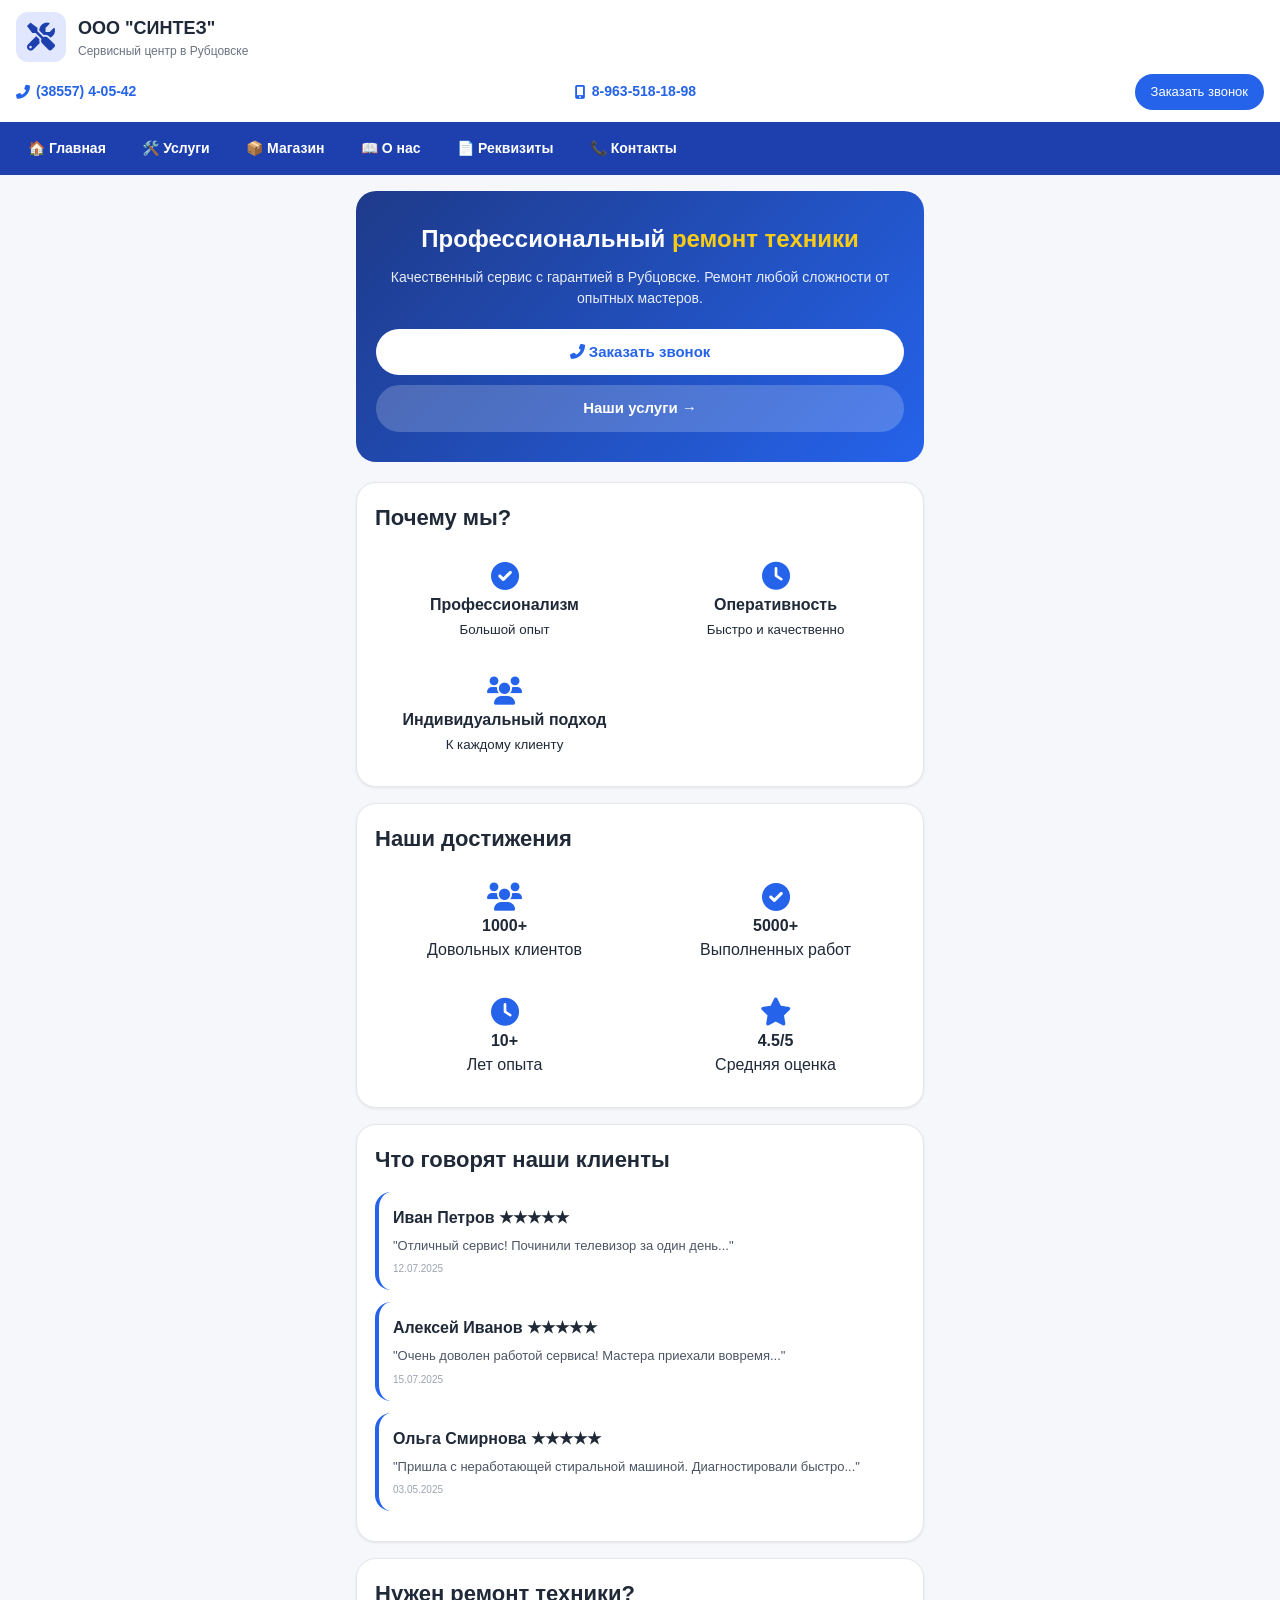
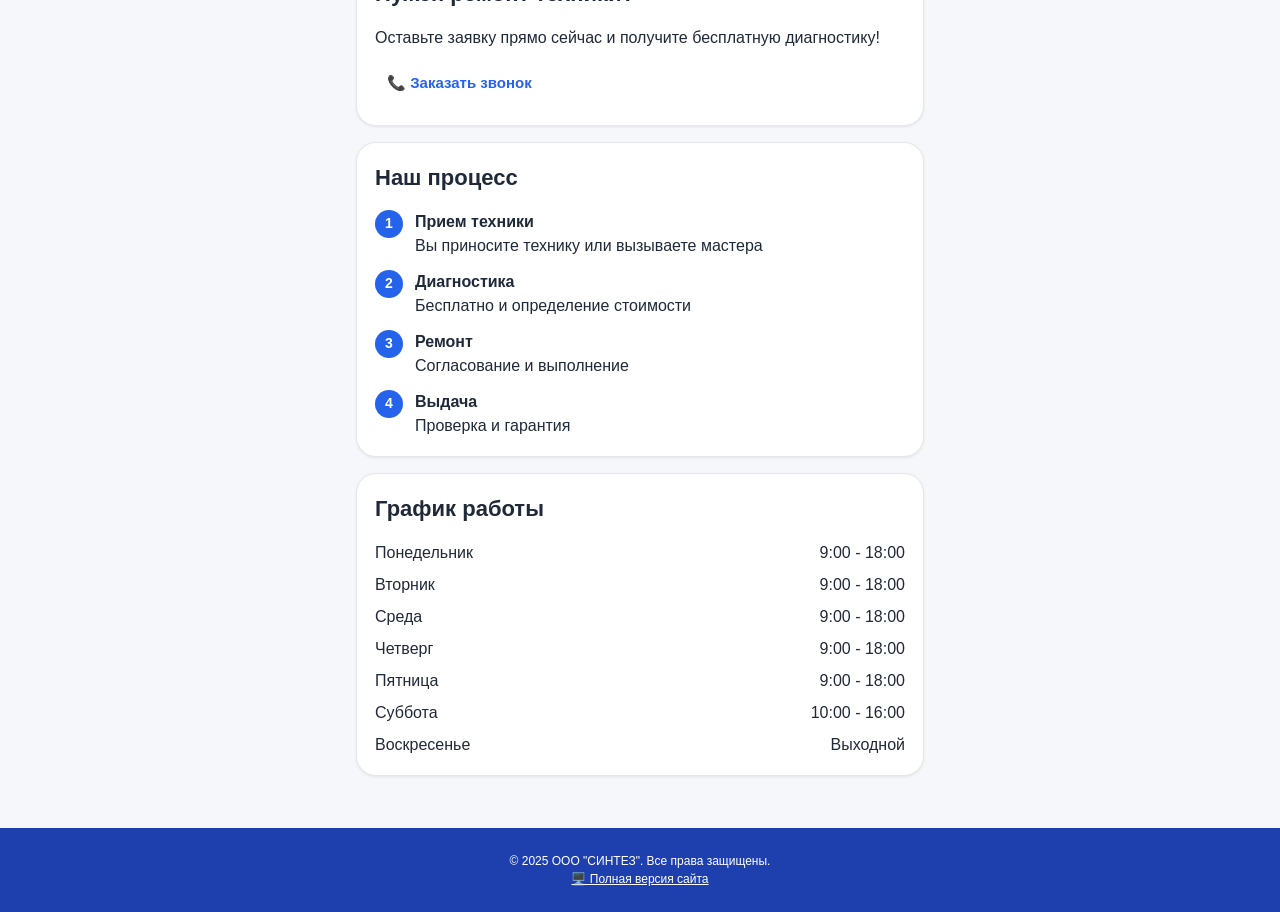
<file: mobile.html>
<!DOCTYPE html>
<html lang="ru">
<head>
    <meta charset="UTF-8">
    <meta name="viewport" content="width=device-width, initial-scale=1.0, maximum-scale=1.0, user-scalable=yes">
    <title>ООО "СИНТЕЗ" — мобильная версия</title>
    <link rel="stylesheet" href="https://cdnjs.cloudflare.com/ajax/libs/font-awesome/6.0.0/css/all.min.css">
    <style>
        * {
            margin: 0;
            padding: 0;
            box-sizing: border-box;
        }
        body {
            font-family: -apple-system, BlinkMacSystemFont, 'Segoe UI', Roboto, sans-serif;
            background: #f5f7fb;
            color: #1f2937;
            line-height: 1.5;
        }
        /* ШАПКА */
        .header-top {
            background: white;
            padding: 12px 16px;
            box-shadow: 0 1px 3px rgba(0,0,0,0.1);
        }
        .logo-area {
            display: flex;
            align-items: center;
            gap: 12px;
            margin-bottom: 12px;
        }
        .logo-icon {
            background: #e0e7ff;
            width: 50px;
            height: 50px;
            border-radius: 12px;
            display: flex;
            align-items: center;
            justify-content: center;
        }
        .logo-icon i {
            font-size: 28px;
            color: #1e40af;
        }
        .logo-text h1 {
            font-size: 18px;
            color: #1f2937;
        }
        .logo-text p {
            font-size: 12px;
            color: #6b7280;
        }
        .contact-row-mobile {
            display: flex;
            justify-content: space-between;
            align-items: center;
            flex-wrap: wrap;
            gap: 10px;
            margin-top: 8px;
        }
        .phone-link {
            display: flex;
            align-items: center;
            gap: 6px;
            font-weight: bold;
            color: #2563eb;
            text-decoration: none;
            font-size: 14px;
        }
        .callback-btn {
            background: #2563eb;
            color: white;
            padding: 8px 16px;
            border-radius: 30px;
            text-decoration: none;
            font-size: 13px;
            font-weight: 500;
        }
        /* МЕНЮ (горизонтальное) */
        .menu-bar {
            background: #1e40af;
            padding: 8px 12px;
            overflow-x: auto;
            white-space: nowrap;
            -webkit-overflow-scrolling: touch;
        }
        .menu-bar a {
            display: inline-block;
            color: white;
            text-decoration: none;
            font-size: 14px;
            font-weight: 600;
            padding: 8px 14px;
            margin: 0 2px;
            border-radius: 30px;
        }
        .menu-bar a:active {
            background: #3b82f6;
        }
        /* ОБЩИЕ БЛОКИ */
        .container {
            max-width: 600px;
            margin: 0 auto;
            padding: 16px;
        }
        .card {
            background: white;
            border-radius: 20px;
            padding: 18px;
            margin-bottom: 16px;
            box-shadow: 0 1px 3px rgba(0,0,0,0.08);
            border: 1px solid #e5e7eb;
        }
        .section-title {
            font-size: 22px;
            font-weight: 700;
            margin-bottom: 16px;
            color: #1f2937;
        }
        .section-subtitle {
            font-size: 14px;
            color: #6b7280;
            margin-bottom: 16px;
        }
        /* ГЛАВНЫЙ ЭКРАН */
        .hero {
            background: linear-gradient(135deg, #1e3a8a, #2563eb);
            border-radius: 20px;
            padding: 30px 20px;
            text-align: center;
            color: white;
            margin-bottom: 20px;
        }
        .hero h2 {
            font-size: 24px;
            margin-bottom: 10px;
        }
        .hero p {
            font-size: 14px;
            margin-bottom: 20px;
            opacity: 0.9;
        }
        .hero-buttons {
            display: flex;
            flex-direction: column;
            gap: 10px;
        }
        .hero-btn {
            display: block;
            background: rgba(255,255,255,0.2);
            color: white;
            padding: 12px;
            border-radius: 50px;
            text-decoration: none;
            font-weight: 600;
            font-size: 15px;
        }
        .hero-btn.primary {
            background: white;
            color: #2563eb;
        }
        /* СЕТКИ */
        .grid-3, .grid-4, .shop-grid {
            display: grid;
            grid-template-columns: repeat(2, 1fr);
            gap: 12px;
        }
        .grid-item {
            text-align: center;
            padding: 12px;
        }
        .service-card {
            background: white;
            border: 1px solid #e5e7eb;
            border-radius: 16px;
            overflow: hidden;
            margin-bottom: 14px;
        }
        .service-header {
            background: #2563eb;
            padding: 12px;
            color: white;
            font-weight: 700;
            font-size: 15px;
        }
        .service-body {
            padding: 12px;
        }
        .service-body p {
            font-size: 13px;
            margin-bottom: 10px;
        }
        .service-features {
            list-style: none;
            margin-bottom: 12px;
        }
        .service-features li {
            font-size: 12px;
            padding: 4px 0;
            display: flex;
            align-items: center;
            gap: 8px;
        }
        .order-link {
            color: #2563eb;
            text-decoration: none;
            font-weight: 600;
            font-size: 13px;
        }
        .product-card {
            background: white;
            border: 1px solid #e5e7eb;
            border-radius: 16px;
            padding: 12px;
            text-align: center;
        }
        .product-card i {
            font-size: 28px;
            color: #2563eb;
            margin-bottom: 6px;
        }
        .product-card h4 {
            font-size: 13px;
            font-weight: 600;
        }
        .product-price {
            font-weight: bold;
            color: #16a34a;
            margin-top: 6px;
            font-size: 12px;
        }
        .review-card {
            background: white;
            border-radius: 16px;
            padding: 14px;
            margin-bottom: 12px;
            border-left: 4px solid #2563eb;
        }
        .review-name {
            font-weight: bold;
            margin-bottom: 6px;
        }
        .review-text {
            font-size: 13px;
            color: #4b5563;
            margin-bottom: 6px;
        }
        .review-date {
            font-size: 10px;
            color: #9ca3af;
        }
        .contact-line {
            display: flex;
            align-items: center;
            gap: 12px;
            font-size: 14px;
            padding: 8px 0;
        }
        .requisites {
            background: #f3f4f6;
            border-radius: 16px;
            padding: 14px;
            font-size: 12px;
        }
        .footer {
            background: #1e40af;
            color: white;
            text-align: center;
            padding: 24px 16px;
            margin-top: 20px;
            font-size: 12px;
        }
        .footer a {
            color: white;
        }
        .hidden-section {
            display: none;
        }
        .active-section {
            display: block;
        }
        .process-steps {
            display: flex;
            flex-direction: column;
            gap: 12px;
        }
        .step {
            display: flex;
            gap: 12px;
            align-items: flex-start;
        }
        .step-num {
            background: #2563eb;
            color: white;
            width: 28px;
            height: 28px;
            border-radius: 50%;
            display: flex;
            align-items: center;
            justify-content: center;
            font-weight: bold;
            font-size: 14px;
        }
        .schedule-list {
            display: flex;
            flex-direction: column;
            gap: 8px;
        }
        .schedule-row {
            display: flex;
            justify-content: space-between;
        }
    </style>
</head>
<body>

<!-- ШАПКА -->
<div class="header-top">
    <div class="logo-area">
        <div class="logo-icon"><i class="fas fa-tools"></i></div>
        <div class="logo-text">
            <h1>ООО "СИНТЕЗ"</h1>
            <p>Сервисный центр в Рубцовске</p>
        </div>
    </div>
    <div class="contact-row-mobile">
        <a href="tel:+73855740542" class="phone-link"><i class="fas fa-phone-alt"></i> (38557) 4-05-42</a>
        <a href="tel:+79635181898" class="phone-link"><i class="fas fa-mobile-alt"></i> 8-963-518-18-98</a>
        <a href="tel:+73855740542" class="callback-btn">Заказать звонок</a>
    </div>
</div>

<!-- МЕНЮ -->
<div class="menu-bar">
    <a href="#" data-section="home">🏠 Главная</a>
    <a href="#" data-section="services">🛠️ Услуги</a>
    <a href="#" data-section="shop">📦 Магазин</a>
    <a href="#" data-section="about">📖 О нас</a>
    <a href="#" data-section="requisites">📄 Реквизиты</a>
    <a href="#" data-section="contacts">📞 Контакты</a>
</div>

<div class="container" id="sections-container">
    
    <!-- ===== РАЗДЕЛ: ГЛАВНАЯ ===== -->
    <div id="home-section" class="section active-section">
        <div class="hero">
            <h2>Профессиональный <span style="color:#facc15;">ремонт техники</span></h2>
            <p>Качественный сервис с гарантией в Рубцовске. Ремонт любой сложности от опытных мастеров.</p>
            <div class="hero-buttons">
                <a href="tel:+73855740542" class="hero-btn primary"><i class="fas fa-phone-alt"></i> Заказать звонок</a>
                <a href="#" data-section="services" class="hero-btn">Наши услуги →</a>
            </div>
        </div>

        <div class="card">
            <h3 class="section-title">Почему мы?</h3>
            <div class="grid-3">
                <div class="grid-item"><i class="fas fa-check-circle" style="color:#2563eb; font-size:28px;"></i><br><strong>Профессионализм</strong><br><small>Большой опыт</small></div>
                <div class="grid-item"><i class="fas fa-clock" style="color:#2563eb; font-size:28px;"></i><br><strong>Оперативность</strong><br><small>Быстро и качественно</small></div>
                <div class="grid-item"><i class="fas fa-users" style="color:#2563eb; font-size:28px;"></i><br><strong>Индивидуальный подход</strong><br><small>К каждому клиенту</small></div>
            </div>
        </div>

        <div class="card">
            <h3 class="section-title">Наши достижения</h3>
            <div class="grid-4">
                <div class="grid-item"><i class="fas fa-users" style="font-size:28px; color:#2563eb;"></i><br><strong>1000+</strong><br>Довольных клиентов</div>
                <div class="grid-item"><i class="fas fa-check-circle" style="font-size:28px; color:#2563eb;"></i><br><strong>5000+</strong><br>Выполненных работ</div>
                <div class="grid-item"><i class="fas fa-clock" style="font-size:28px; color:#2563eb;"></i><br><strong>10+</strong><br>Лет опыта</div>
                <div class="grid-item"><i class="fas fa-star" style="font-size:28px; color:#2563eb;"></i><br><strong>4.5/5</strong><br>Средняя оценка</div>
            </div>
        </div>

        <div class="card">
            <h3 class="section-title">Что говорят наши клиенты</h3>
            <div class="review-card"><div class="review-name">Иван Петров ★★★★★</div><div class="review-text">"Отличный сервис! Починили телевизор за один день..."</div><div class="review-date">12.07.2025</div></div>
            <div class="review-card"><div class="review-name">Алексей Иванов ★★★★★</div><div class="review-text">"Очень доволен работой сервиса! Мастера приехали вовремя..."</div><div class="review-date">15.07.2025</div></div>
            <div class="review-card"><div class="review-name">Ольга Смирнова ★★★★★</div><div class="review-text">"Пришла с неработающей стиральной машиной. Диагностировали быстро..."</div><div class="review-date">03.05.2025</div></div>
        </div>

        <!-- Боковые панели (вынесены вниз) -->
        <div class="card"><h3 class="section-title">Нужен ремонт техники?</h3><p>Оставьте заявку прямо сейчас и получите бесплатную диагностику!</p><a href="tel:+73855740542" class="hero-btn primary" style="display:inline-block; margin-top:10px;">📞 Заказать звонок</a></div>
        <div class="card"><h3 class="section-title">Наш процесс</h3><div class="process-steps"><div class="step"><div class="step-num">1</div><div><strong>Прием техники</strong><br>Вы приносите технику или вызываете мастера</div></div><div class="step"><div class="step-num">2</div><div><strong>Диагностика</strong><br>Бесплатно и определение стоимости</div></div><div class="step"><div class="step-num">3</div><div><strong>Ремонт</strong><br>Согласование и выполнение</div></div><div class="step"><div class="step-num">4</div><div><strong>Выдача</strong><br>Проверка и гарантия</div></div></div></div>
        <div class="card"><h3 class="section-title">График работы</h3><div class="schedule-list"><div class="schedule-row"><span>Понедельник</span><span>9:00 - 18:00</span></div><div class="schedule-row"><span>Вторник</span><span>9:00 - 18:00</span></div><div class="schedule-row"><span>Среда</span><span>9:00 - 18:00</span></div><div class="schedule-row"><span>Четверг</span><span>9:00 - 18:00</span></div><div class="schedule-row"><span>Пятница</span><span>9:00 - 18:00</span></div><div class="schedule-row"><span>Суббота</span><span>10:00 - 16:00</span></div><div class="schedule-row"><span>Воскресенье</span><span>Выходной</span></div></div></div>
    </div>

    <!-- ===== УСЛУГИ (все 9 видов) ===== -->
    <div id="services-section" class="section hidden-section">
        <div class="card"><h3 class="section-title">Ремонт техники любой сложности</h3><p>Все виды бытовой и цифровой техники</p></div>
        <div class="service-card"><div class="service-header"><i class="fas fa-tv"></i> Ремонт телевизоров</div><div class="service-body"><p>Диагностика и ремонт ЖК, LED и плазменных телевизоров.</p><ul class="service-features"><li>✅ Диагностика бесплатно</li><li>✅ Гарантия до 2 лет</li><li>✅ Выезд мастера</li></ul><a href="#contacts-section" class="order-link">Заказать ремонт →</a></div></div>
        <div class="service-card"><div class="service-header"><i class="fas fa-blender"></i> Ремонт бытовой техники</div><div class="service-body"><p>Холодильники, стиральные машины, микроволновки, пылесосы.</p><ul class="service-features"><li>✅ Оригинальные запчасти</li><li>✅ Ремонт в день обращения</li><li>✅ Гарантия 1 год</li></ul><a href="#contacts-section" class="order-link">Заказать ремонт →</a></div></div>
        <div class="service-card"><div class="service-header"><i class="fas fa-tools"></i> Ремонт электроинструмента</div><div class="service-body"><p>Дрели, перфораторы, болгарки, шуруповерты.</p><ul class="service-features"><li>✅ Ремонт двигателей</li><li>✅ Замена щеток</li><li>✅ Ремонт аккумуляторов</li></ul><a href="#contacts-section" class="order-link">Заказать ремонт →</a></div></div>
        <div class="service-card"><div class="service-header"><i class="fas fa-laptop"></i> Ремонт компьютеров и ноутбуков</div><div class="service-body"><p>ПК, ноутбуки, моноблоки. Чистка, замена термопасты.</p><ul class="service-features"><li>✅ Восстановление данных</li><li>✅ Апгрейд системы</li><li>✅ Установка ПО</li></ul><a href="#contacts-section" class="order-link">Заказать ремонт →</a></div></div>
        <div class="service-card"><div class="service-header"><i class="fas fa-tv"></i> Ремонт ТВ-приставок</div><div class="service-body"><p>Цифровые и спутниковые приставки.</p><ul class="service-features"><li>✅ Настройка каналов</li><li>✅ Ремонт пультов ДУ</li><li>✅ Гарантия 6 месяцев</li></ul><a href="#contacts-section" class="order-link">Заказать ремонт →</a></div></div>
        <div class="service-card"><div class="service-header"><i class="fas fa-weight-hanging"></i> Ремонт электронных весов</div><div class="service-body"><p>Калибровка, замена тензодатчиков.</p><ul class="service-features"><li>✅ Ремонт промышленных весов</li><li>✅ Кухонных весов</li><li>✅ Торговых весов</li></ul><a href="#contacts-section" class="order-link">Заказать ремонт →</a></div></div>
        <div class="service-card"><div class="service-header"><i class="fas fa-print"></i> Ремонт оргтехники</div><div class="service-body"><p>Принтеры, МФУ, сканеры, копиры.</p><ul class="service-features"><li>✅ Вызов курьера</li><li>✅ Оригинальные расходники</li><li>✅ Гарантия 6 месяцев</li></ul><a href="#contacts-section" class="order-link">Заказать ремонт →</a></div></div>
        <div class="service-card"><div class="service-header"><i class="fas fa-utensils"></i> Ремонт кухонной техники</div><div class="service-body"><p>Мультиварки, блендеры, мясорубки, кофеварки.</p><ul class="service-features"><li>✅ Ремонт в день обращения</li><li>✅ Оригинальные запчасти</li><li>✅ Гарантия 3 месяца</li></ul><a href="#contacts-section" class="order-link">Заказать ремонт →</a></div></div>
        <div class="service-card"><div class="service-header"><i class="fas fa-car"></i> Ремонт автосигнализаций</div><div class="service-body"><p>Диагностика, ремонт брелоков, настройка автозапуска.</p><ul class="service-features"><li>✅ Ремонт брелоков</li><li>✅ Настройка автозапуска</li><li>✅ Гарантия 1 год</li></ul><a href="#contacts-section" class="order-link">Заказать ремонт →</a></div></div>
    </div>

    <!-- ===== МАГАЗИН ===== -->
    <div id="shop-section" class="section hidden-section">
        <div class="card"><h3 class="section-title">Запчасти и комплектующие</h3><p>Широкий ассортимент для ремонта техники</p></div>
        <div class="card"><h4>Радиодетали</h4><div class="shop-grid"><div class="product-card"><i class="fas fa-microchip"></i><h4>Микросхемы</h4><div class="product-price">от 50 ₽</div></div><div class="product-card"><i class="fas fa-bolt"></i><h4>Конденсаторы</h4><div class="product-price">от 20 ₽</div></div><div class="product-card"><i class="fas fa-charging-station"></i><h4>Резисторы</h4><div class="product-price">от 10 ₽</div></div><div class="product-card"><i class="fas fa-project-diagram"></i><h4>Транзисторы</h4><div class="product-price">от 30 ₽</div></div></div></div>
        <div class="card"><h4>Запчасти для техники</h4><div class="shop-grid"><div class="product-card"><i class="fas fa-fan"></i><h4>Моторы</h4><div class="product-price">от 1500 ₽</div></div><div class="product-card"><i class="fas fa-temperature-high"></i><h4>ТЭНы</h4><div class="product-price">от 500 ₽</div></div><div class="product-card"><i class="fas fa-door-open"></i><h4>Уплотнители</h4><div class="product-price">от 800 ₽</div></div><div class="product-card"><i class="fas fa-plug"></i><h4>Шнуры питания</h4><div class="product-price">от 200 ₽</div></div></div></div>
        <div class="card"><h4>Пульты ДУ</h4><div class="shop-grid"><div class="product-card"><i class="fas fa-tv"></i><h4>Для телевизоров</h4><div class="product-price">от 500 ₽</div></div><div class="product-card"><i class="fas fa-wind"></i><h4>Для кондиционеров</h4><div class="product-price">от 800 ₽</div></div><div class="product-card"><i class="fas fa-gamepad"></i><h4>Для приставок</h4><div class="product-price">от 1000 ₽</div></div><div class="product-card"><i class="fas fa-home"></i><h4>Универсальные</h4><div class="product-price">от 600 ₽</div></div></div></div>
    </div>

    <!-- ===== О НАС ===== -->
    <div id="about-section" class="section hidden-section">
        <div class="card"><h3 class="section-title">ООО "СИНТЕЗ" - Сервисный центр</h3><p>Более 15 лет мы предоставляем профессиональные услуги по ремонту техники в Рубцовске.</p></div>
        <div class="card"><h3 class="section-title">Наша история</h3><p>Основан в 2000 году с небольшой мастерской. Выросли в крупный сервисный центр, обслуживающий весь Рубцовск и прилегающие районы.</p><p>В 2015 году первыми внедрили систему электронной очереди и онлайн-записи.</p></div>
        <div class="card"><h3 class="section-title">Наша миссия</h3><p>Ваша рабочая техника - наша забота!</p></div>
    </div>

    <!-- ===== РЕКВИЗИТЫ ===== -->
    <div id="requisites-section" class="section hidden-section">
        <div class="card"><h3 class="section-title">Реквизиты компании</h3><div class="requisites"><strong>Полное наименование:</strong> Общество с ограниченной ответственностью "СИНТЕЗ"<br><br><strong>Юридический адрес:</strong> 658200, Алтайский край, г. Рубцовск, ул. Комсомольская, 212<br><br><strong>ИНН:</strong> 1234567890<br><strong>КПП:</strong> 123456789<br><strong>ОГРН:</strong> 1234567890123<br><strong>ОКПО:</strong> 12345678</div></div>
    </div>

    <!-- ===== КОНТАКТЫ ===== -->
    <div id="contacts-section" class="section hidden-section">
        <div class="card"><h3 class="section-title">Свяжитесь с нами</h3><div class="contact-line"><i class="fas fa-phone-alt"></i> (38557) 4-05-42</div><div class="contact-line"><i class="fas fa-mobile-alt"></i> 8-963-518-18-98</div><div class="contact-line"><i class="fas fa-envelope"></i> pochta@syntez-rub.ru</div><div class="contact-line"><i class="fas fa-map-marker-alt"></i> г. Рубцовск, ул. Комсомольская, 212</div></div>
        <div class="card"><h3 class="section-title">Режим работы</h3><p>Пн-Пт: 9:00 – 18:00</p><p>Сб-Вс: 9:00 – 16:00</p></div>
        <div class="card"><h3 class="section-title">Директор</h3><p>Сюсюкалов Андрей Викторович<br>Телефон: 8-963-518-18-98<br>Email: director@syntez-rub.ru</p></div>
    </div>
</div>

<footer class="footer">
    <p>© 2025 ООО "СИНТЕЗ". Все права защищены.</p>
    <p><a href="index.html">🖥️ Полная версия сайта</a></p>
</footer>

<script>
    const sections = {
        home: document.getElementById('home-section'),
        services: document.getElementById('services-section'),
        shop: document.getElementById('shop-section'),
        about: document.getElementById('about-section'),
        requisites: document.getElementById('requisites-section'),
        contacts: document.getElementById('contacts-section')
    };
    function showSection(sectionId) {
        Object.keys(sections).forEach(key => {
            sections[key].classList.add('hidden-section');
            sections[key].classList.remove('active-section');
        });
        sections[sectionId].classList.remove('hidden-section');
        sections[sectionId].classList.add('active-section');
        window.scrollTo(0, 0);
    }
    document.querySelectorAll('.menu-bar a').forEach(link => {
        link.addEventListener('click', (e) => {
            e.preventDefault();
            const section = link.getAttribute('data-section');
            if (section && sections[section]) showSection(section);
        });
    });
    document.querySelectorAll('[data-section="services"]').forEach(btn => {
        btn.addEventListener('click', (e) => {
            e.preventDefault();
            showSection('services');
        });
    });
    document.querySelectorAll('.order-link').forEach(link => {
        link.addEventListener('click', (e) => {
            e.preventDefault();
            showSection('contacts');
        });
    });
</script>
</body>
</html>
</file>
